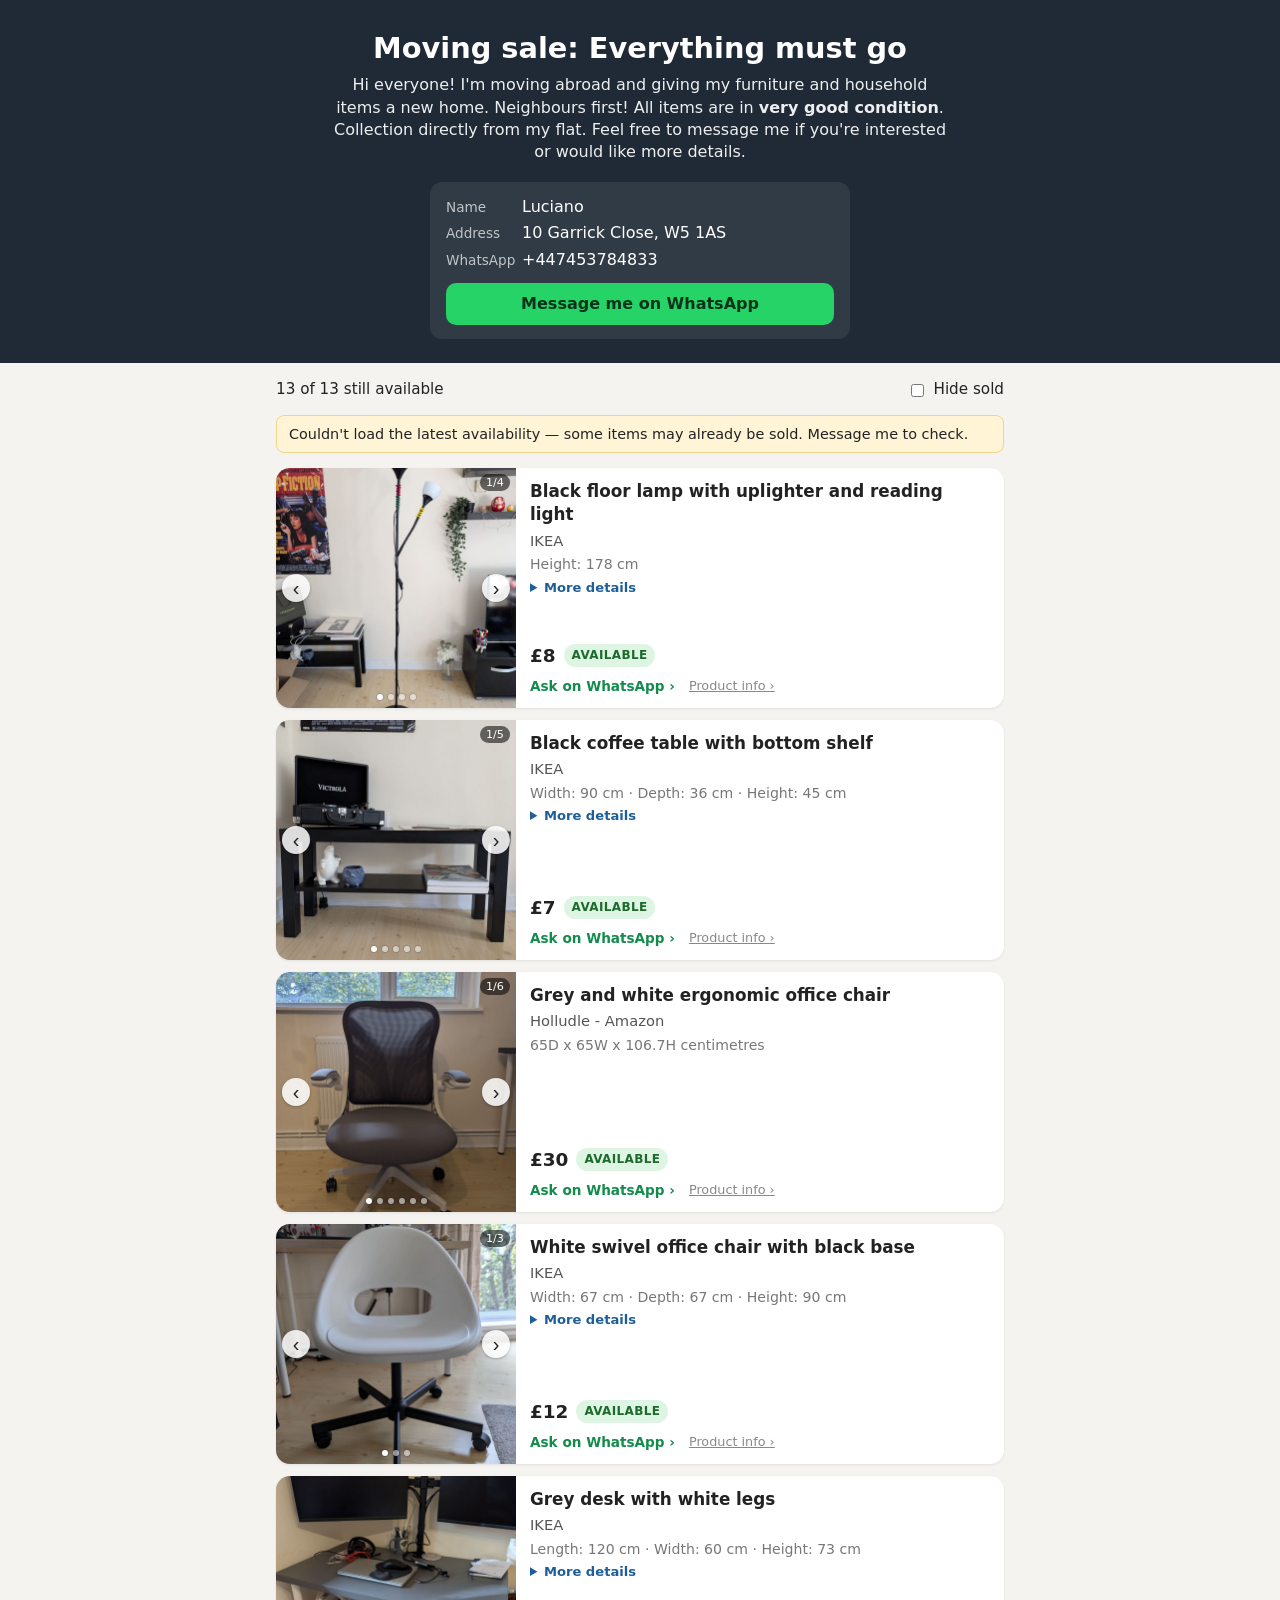
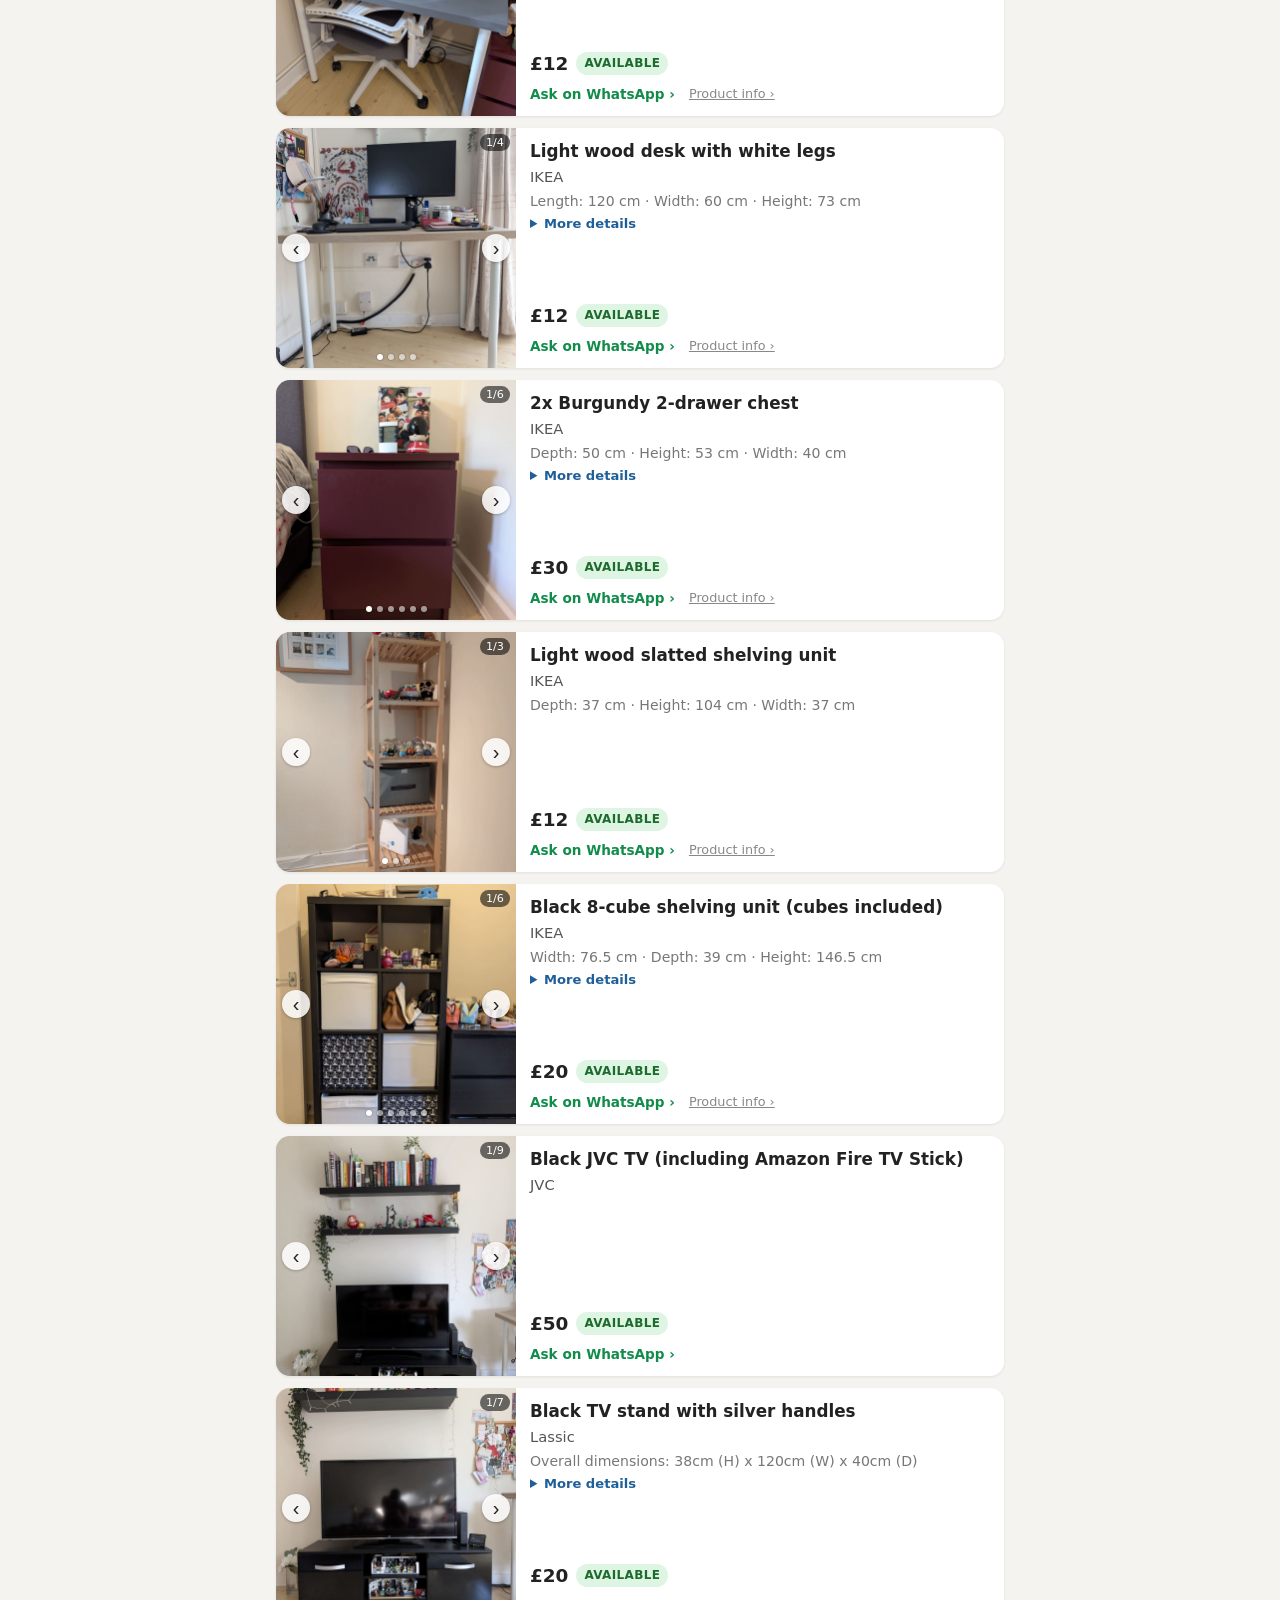
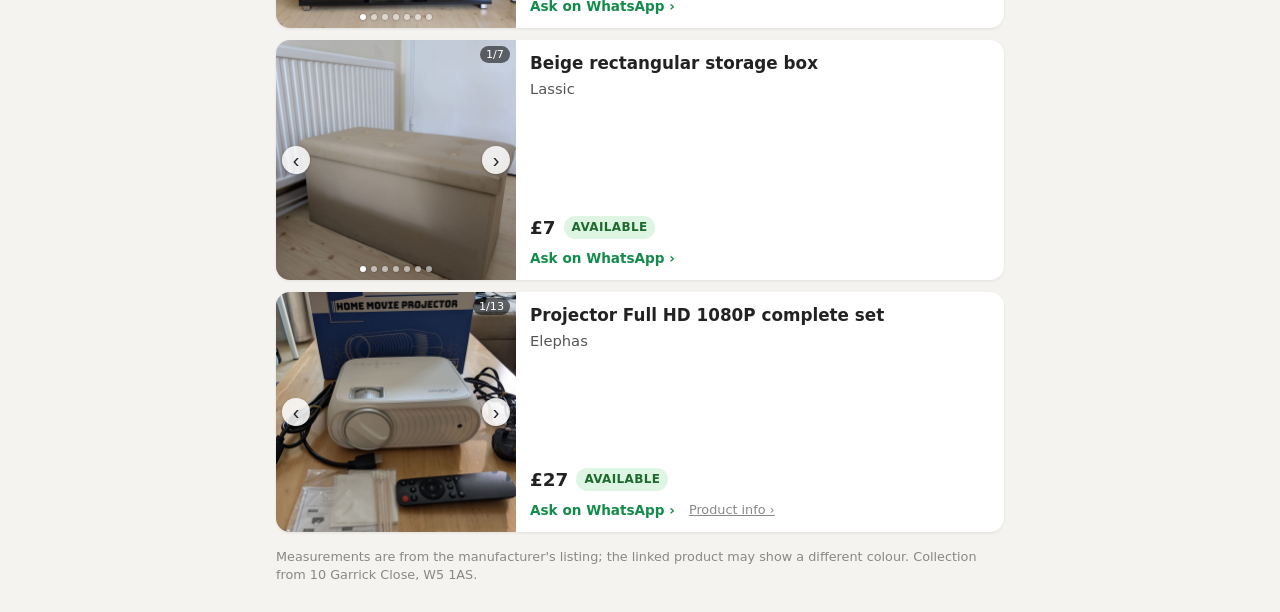
<file: index.html>
<!DOCTYPE html>
<html lang="en">
<head>
<meta charset="utf-8">
<meta name="viewport" content="width=device-width, initial-scale=1">
<title>Moving sale: Everything must go</title>
<link rel="stylesheet" href="style.css">
</head>
<body>
<header>
 <div class="wrap">
  <h1>Moving sale: Everything must go</h1>
  <p class="intro">Hi everyone! I'm moving abroad and giving my furniture and household items a new home. Neighbours first! All items are in <strong>very good condition</strong>. Collection directly from my flat. Feel free to message me if you're interested or would like more details.</p>
  <div class="contact">
    <div><span class="label">Name</span><span id="c-name"></span></div>
    <div><span class="label">Address</span><span id="c-address"></span></div>
    <div><span class="label">WhatsApp</span><span id="c-phone"></span></div>
    <a id="c-wa" class="btn wa" href="#">Message me on WhatsApp</a>
  </div>
 </div>
</header>
<main>
  <div class="toolbar">
    <span id="count"></span>
    <label class="toggle"><input type="checkbox" id="hide-sold"> Hide sold</label>
  </div>
  <p id="notice" class="notice" hidden></p>
  <ul id="list" class="list"></ul>
  <p class="small">Measurements are from the manufacturer's listing; the linked product may show a different colour. Collection from 10 Garrick Close, W5 1AS.</p>
</main>
<div id="lightbox" hidden role="dialog" aria-label="Photos">
  <button class="lb-close" aria-label="Close">✕</button>
  <div class="lb-track"></div>
  <button class="lb-nav prev" aria-label="Previous photo">‹</button>
  <button class="lb-nav next" aria-label="Next photo">›</button>
  <div class="lb-count"></div>
</div>
<script src="items.js"></script>
<script src="app.js"></script>
</body>
</html>
</file>
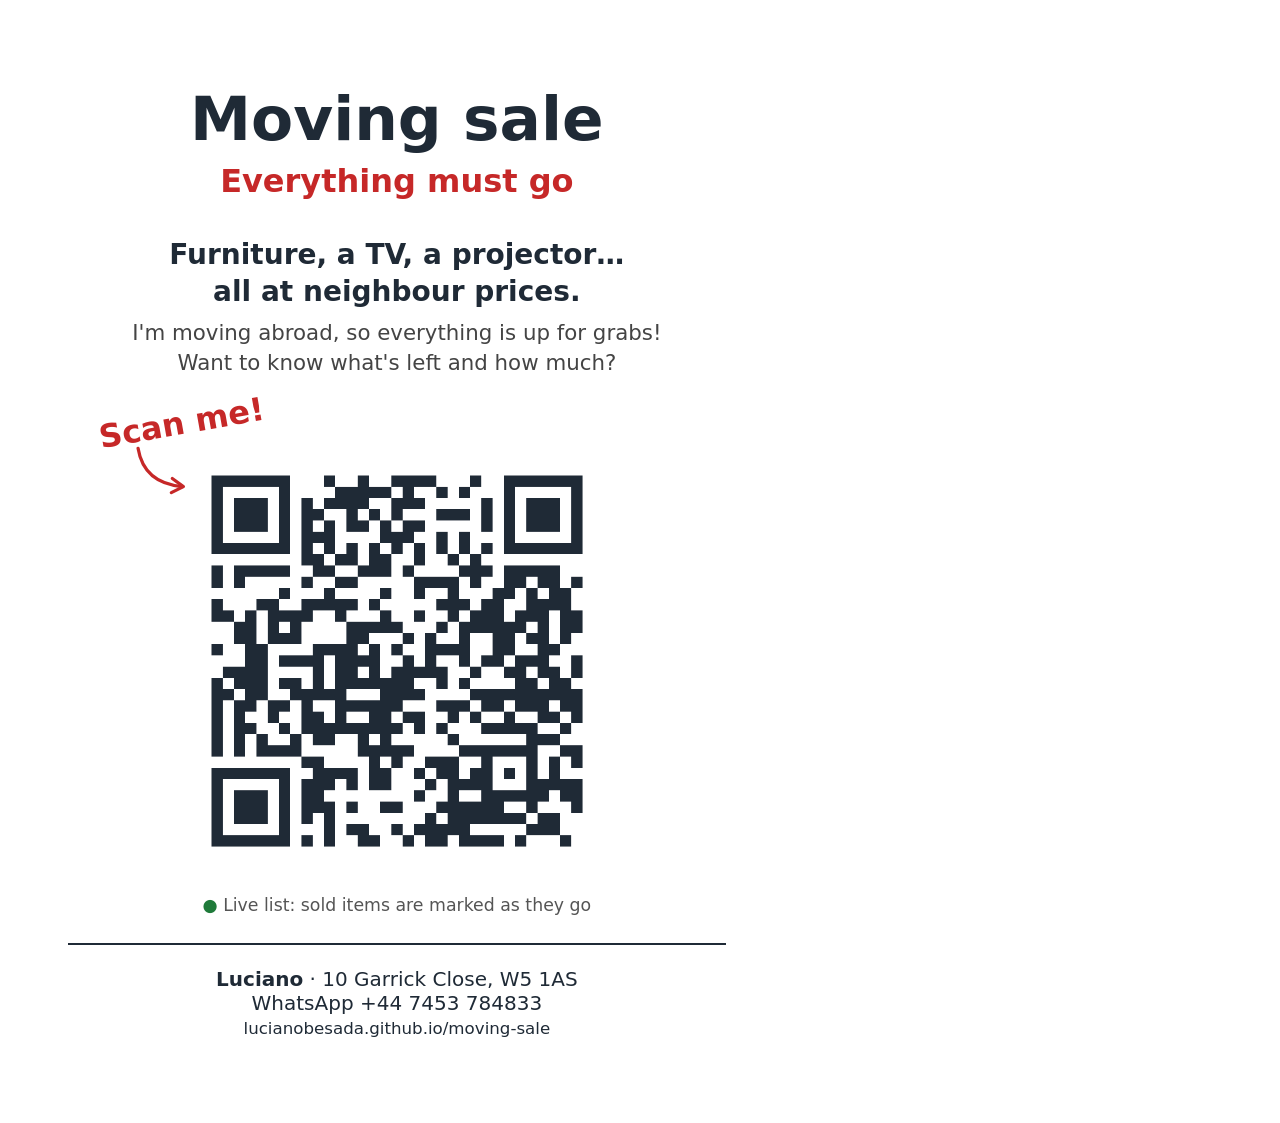
<file: poster.html>
<!DOCTYPE html>
<html lang="en"><head><meta charset="utf-8"><title>Moving sale – poster</title>
<style>
@page{size:A4;margin:0}
body{margin:0;font-family:system-ui,-apple-system,Segoe UI,Roboto,sans-serif;color:#1f2a36}
.page{width:210mm;height:297mm;box-sizing:border-box;padding:22mm 18mm;display:flex;flex-direction:column;align-items:center;text-align:center}
h1{font-size:46pt;margin:0}
.tag{font-size:24pt;font-weight:700;color:#c62828;margin-top:2mm}
.hook{font-size:21pt;font-weight:700;margin:10mm 0 2mm;line-height:1.3}
.sub{font-size:16pt;color:#444;margin:0 0 6mm;line-height:1.4}
.qr-wrap{position:relative;width:110mm;height:110mm;margin-top:14mm}
.qr-wrap img{width:100%;height:100%;display:block}
.scanme{position:absolute;left:-24mm;top:-13mm;font-size:24pt;font-weight:800;color:#c62828;transform:rotate(-10deg)}
.arrow{position:absolute;left:-15mm;top:-3mm;width:16mm;height:14mm}
.live{font-size:13pt;color:#555;margin-top:7mm}
.live b{color:#1f7a3a}
.contact{margin-top:auto;font-size:15pt;border-top:2px solid #1f2a36;padding-top:6mm;width:100%}
</style></head><body><div class="page">
<h1>Moving sale</h1>
<div class="tag">Everything must go</div>
<div class="hook">Furniture, a TV, a projector&hellip;<br>all at neighbour prices.</div>
<div class="sub">I'm moving abroad, so everything is up for grabs!<br>Want to know what's left and how much?</div>
<div class="qr-wrap">
  <div class="scanme">Scan me!</div>
  <svg class="arrow" viewBox="0 0 60 52" fill="none" stroke="#c62828" stroke-width="3.2" stroke-linecap="round" stroke-linejoin="round">
    <path d="M6 6 C 10 30, 26 42, 50 44"/>
    <path d="M40 36 L 51 44 L 39 50"/>
  </svg>
  <img src="qr.png" alt="QR code">
</div>
<div class="live"><b>&#9679;</b> Live list: sold items are marked as they go</div>
<div class="contact"><strong>Luciano</strong> · 10 Garrick Close, W5 1AS<br>WhatsApp +44 7453 784833<br><small>lucianobesada.github.io/moving-sale</small></div>
</div></body></html>
</file>
<file: style.css>
*{box-sizing:border-box}
body{margin:0;font-family:system-ui,-apple-system,Segoe UI,Roboto,sans-serif;background:#f5f3ef;color:#222;line-height:1.4}
header{background:#1f2a36;color:#fff;padding:28px 16px 24px}
header .wrap{max-width:760px;margin:0 auto;text-align:center}
header h1{margin:0 0 6px;font-size:1.8rem}
.intro{margin:0 auto 18px;opacity:.92;max-width:620px}
.contact{background:rgba(255,255,255,.08);border-radius:12px;padding:14px 16px;max-width:420px;margin:0 auto;display:grid;gap:4px;text-align:left}
.contact .label{display:inline-block;width:76px;opacity:.7;font-size:.85rem}
.btn{display:inline-block;margin-top:8px;padding:10px 14px;border-radius:10px;text-decoration:none;font-weight:600;text-align:center}
.wa{background:#25d366;color:#08331a}
main{max-width:760px;margin:0 auto;padding:16px}
.toolbar{display:flex;justify-content:space-between;align-items:center;margin-bottom:12px;font-size:.95rem}
.toggle{display:flex;gap:6px;align-items:center}
.notice{background:#fff4d6;border:1px solid #f0d58a;padding:8px 12px;border-radius:8px;font-size:.9rem}
.list{list-style:none;margin:0;padding:0;display:grid;gap:12px}
.item{display:flex;background:#fff;border-radius:14px;overflow:hidden;box-shadow:0 1px 3px rgba(0,0,0,.08);position:relative}
.info{flex:1;padding:12px 14px;display:flex;flex-direction:column;gap:4px;min-width:0}
.name{font-weight:700;font-size:1.05rem}
.brand{color:#555;font-size:.92rem}
.meas{color:#777;font-size:.88rem}
.meta{margin-top:auto;display:flex;align-items:center;gap:8px;flex-wrap:wrap;padding-top:6px}
.price{font-weight:800;font-size:1.15rem}
.badge{font-size:.75rem;font-weight:700;padding:3px 8px;border-radius:99px;text-transform:uppercase;letter-spacing:.03em}
.badge.Available{background:#dff5e3;color:#1c6b2c}
.badge.Reserved{background:#fff0c9;color:#8a6200}
.badge.Sold{background:#f6d9d9;color:#9b1c1c}
.ask{font-size:.85rem;color:#128c4a;text-decoration:none;font-weight:600}
.ref{font-size:.8rem;color:#888}
.item.sold .item.sold .name,.item.sold .price{text-decoration:line-through;color:#888}
.item.sold::after{content:"SOLD";position:absolute;top:14px;left:-30px;transform:rotate(-35deg);background:#c62828;color:#fff;font-weight:800;padding:2px 40px;font-size:.8rem}
.small{font-size:.8rem;color:#888;margin-top:16px}
@media(max-width:420px){.info{padding:10px}.name{font-size:.98rem}}
.more{font-size:.82rem;color:#666}
.more summary{cursor:pointer;color:#1f5f99;font-weight:600}
.more ul{margin:4px 0 0;padding-left:18px}
.askprice{font-size:.9rem;font-weight:700;color:#555}
.links{display:flex;gap:14px;flex-wrap:wrap;align-items:center;margin-top:4px}
.meta{margin-top:auto}

/* card carousel */
.gallery{flex:0 0 38%;max-width:220px;min-height:150px;position:relative;background:#e7e3dc;overflow:hidden}
.gallery .ph{position:absolute;inset:0;display:flex;align-items:center;justify-content:center;color:#999;font-size:.8rem;text-align:center;padding:8px}
.track{position:absolute;inset:0;display:flex;overflow-x:auto;scroll-snap-type:x mandatory;scrollbar-width:none;overscroll-behavior-x:contain}
.track::-webkit-scrollbar{display:none}
.slide{flex:0 0 100%;scroll-snap-align:start;border:0;padding:0;margin:0;background:none;cursor:zoom-in}
.slide img{width:100%;height:100%;object-fit:cover;display:block;user-select:none}
.g-nav{position:absolute;top:50%;transform:translateY(-50%);width:28px;height:28px;border-radius:50%;border:0;background:rgba(255,255,255,.85);color:#222;font-size:20px;line-height:26px;padding:0;cursor:pointer;box-shadow:0 1px 3px rgba(0,0,0,.25)}
.g-nav.prev{left:6px}.g-nav.next{right:6px}
.dots{position:absolute;bottom:8px;left:0;right:0;display:flex;justify-content:center;gap:5px;pointer-events:none}
.dots span{width:6px;height:6px;border-radius:50%;background:rgba(255,255,255,.55);box-shadow:0 0 2px rgba(0,0,0,.4)}
.dots span.on{background:#fff}
.g-count{position:absolute;top:6px;right:6px;background:rgba(0,0,0,.55);color:#fff;font-size:.7rem;padding:1px 6px;border-radius:99px}
.item.sold .g-nav,.item.sold .dots,.item.sold .g-count{display:none}

/* full-screen carousel */
#lightbox{position:fixed;inset:0;background:rgba(0,0,0,.97);z-index:9}
#lightbox[hidden]{display:none}
.lb-track{position:absolute;inset:0;display:flex;overflow-x:auto;scroll-snap-type:x mandatory;scrollbar-width:none}
.lb-track::-webkit-scrollbar{display:none}
.lb-slide{flex:0 0 100%;scroll-snap-align:start;display:flex;align-items:center;justify-content:center;padding:48px 8px}
.lb-slide img{max-width:100%;max-height:100%;object-fit:contain;border-radius:6px}
.lb-close{position:absolute;top:10px;right:12px;z-index:2;background:rgba(255,255,255,.15);color:#fff;border:0;width:40px;height:40px;border-radius:50%;font-size:18px;cursor:pointer}
.lb-nav{position:absolute;top:50%;transform:translateY(-50%);z-index:2;width:44px;height:44px;border-radius:50%;border:0;background:rgba(255,255,255,.18);color:#fff;font-size:30px;line-height:40px;padding:0;cursor:pointer}
.lb-nav.prev{left:10px}.lb-nav.next{right:10px}
#lightbox.single .lb-nav{display:none}
.lb-count{position:absolute;bottom:14px;left:0;right:0;text-align:center;color:#fff;font-size:.9rem}
@media(min-width:700px){.gallery{flex-basis:240px;max-width:240px;min-height:240px}}
</file>
